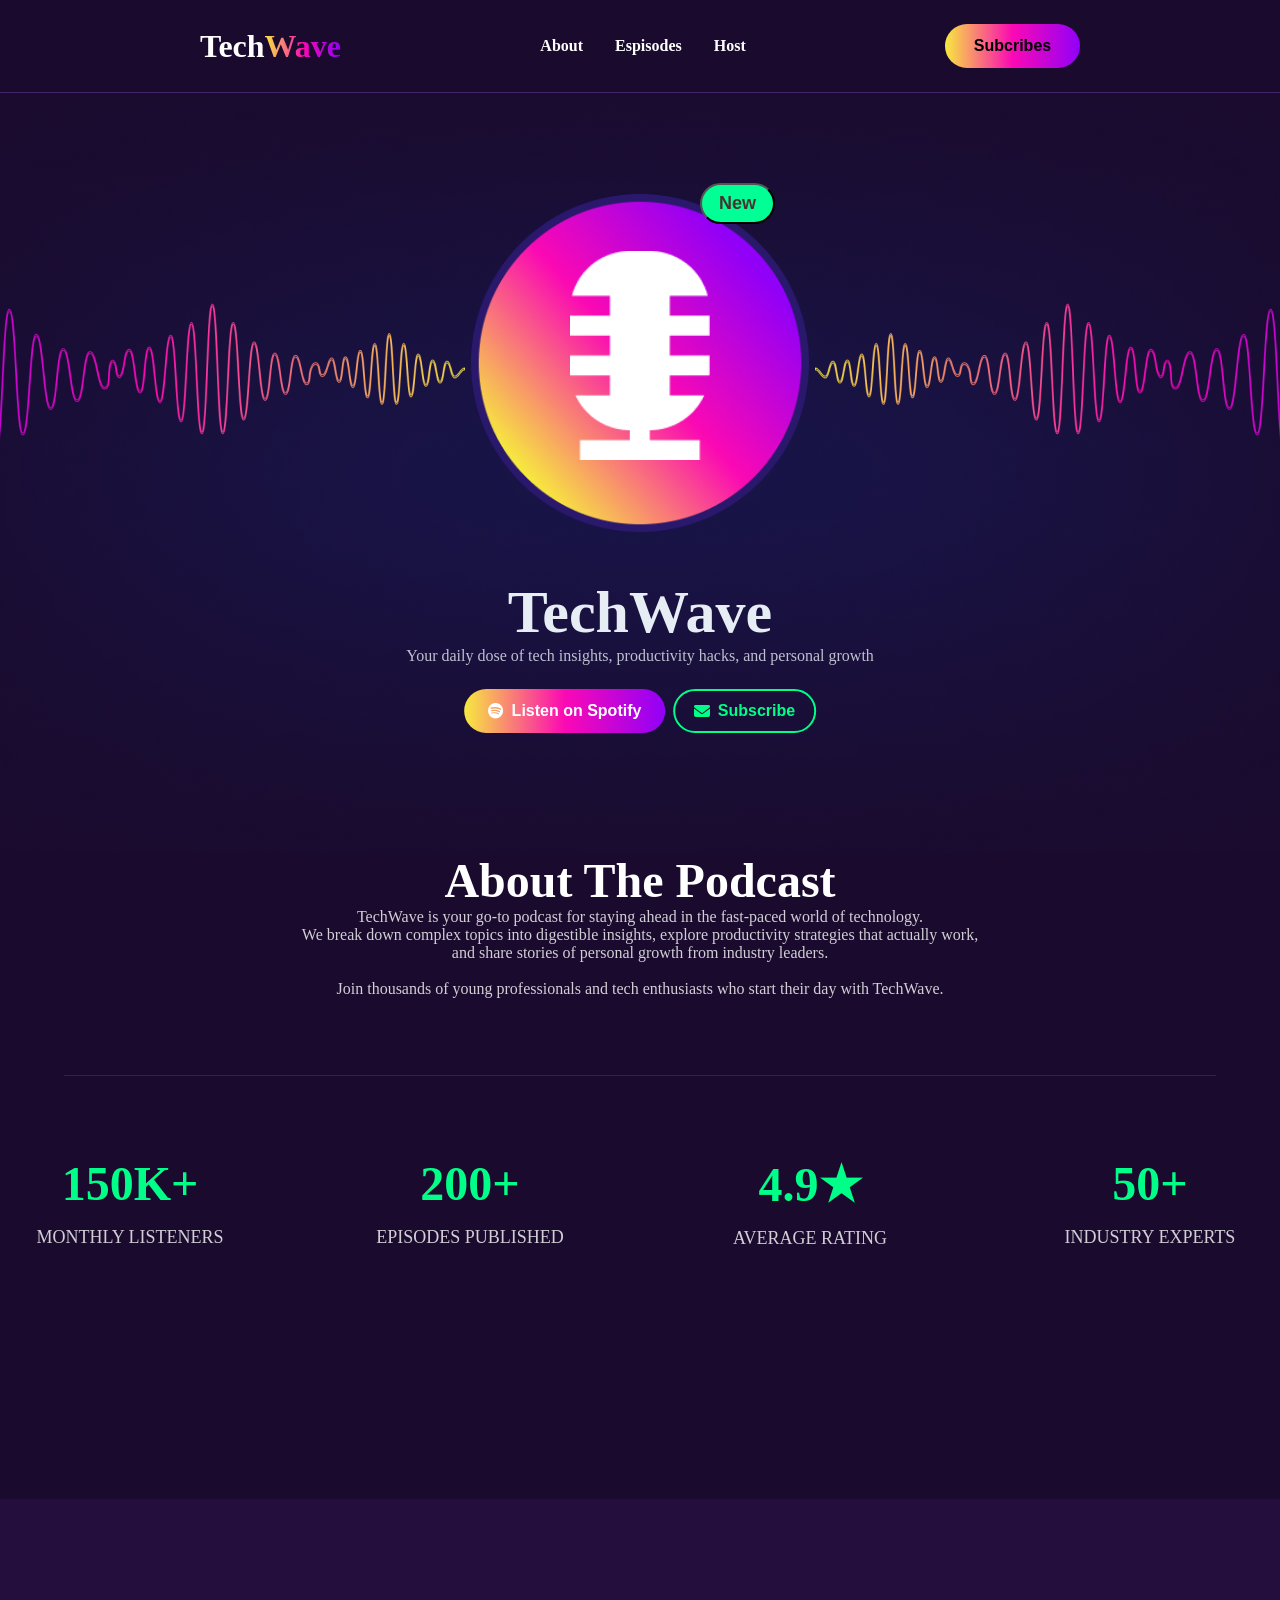
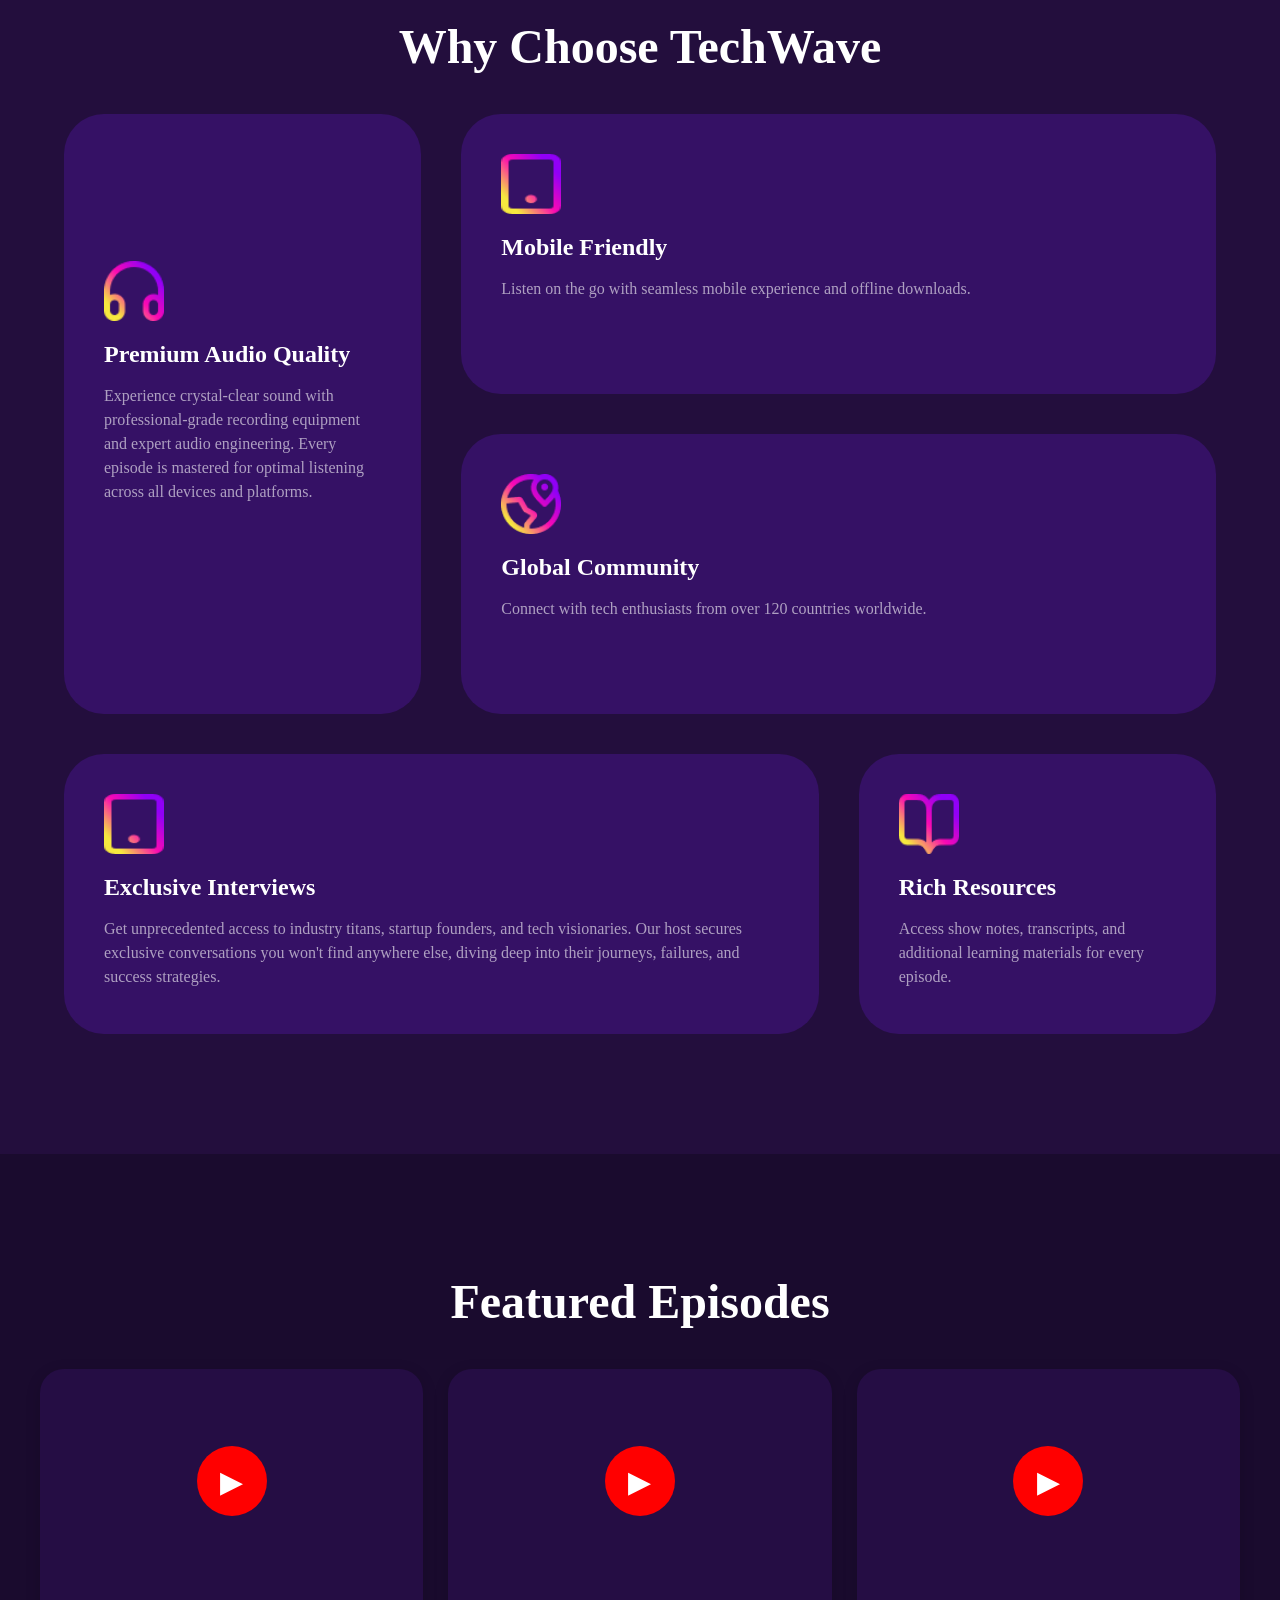
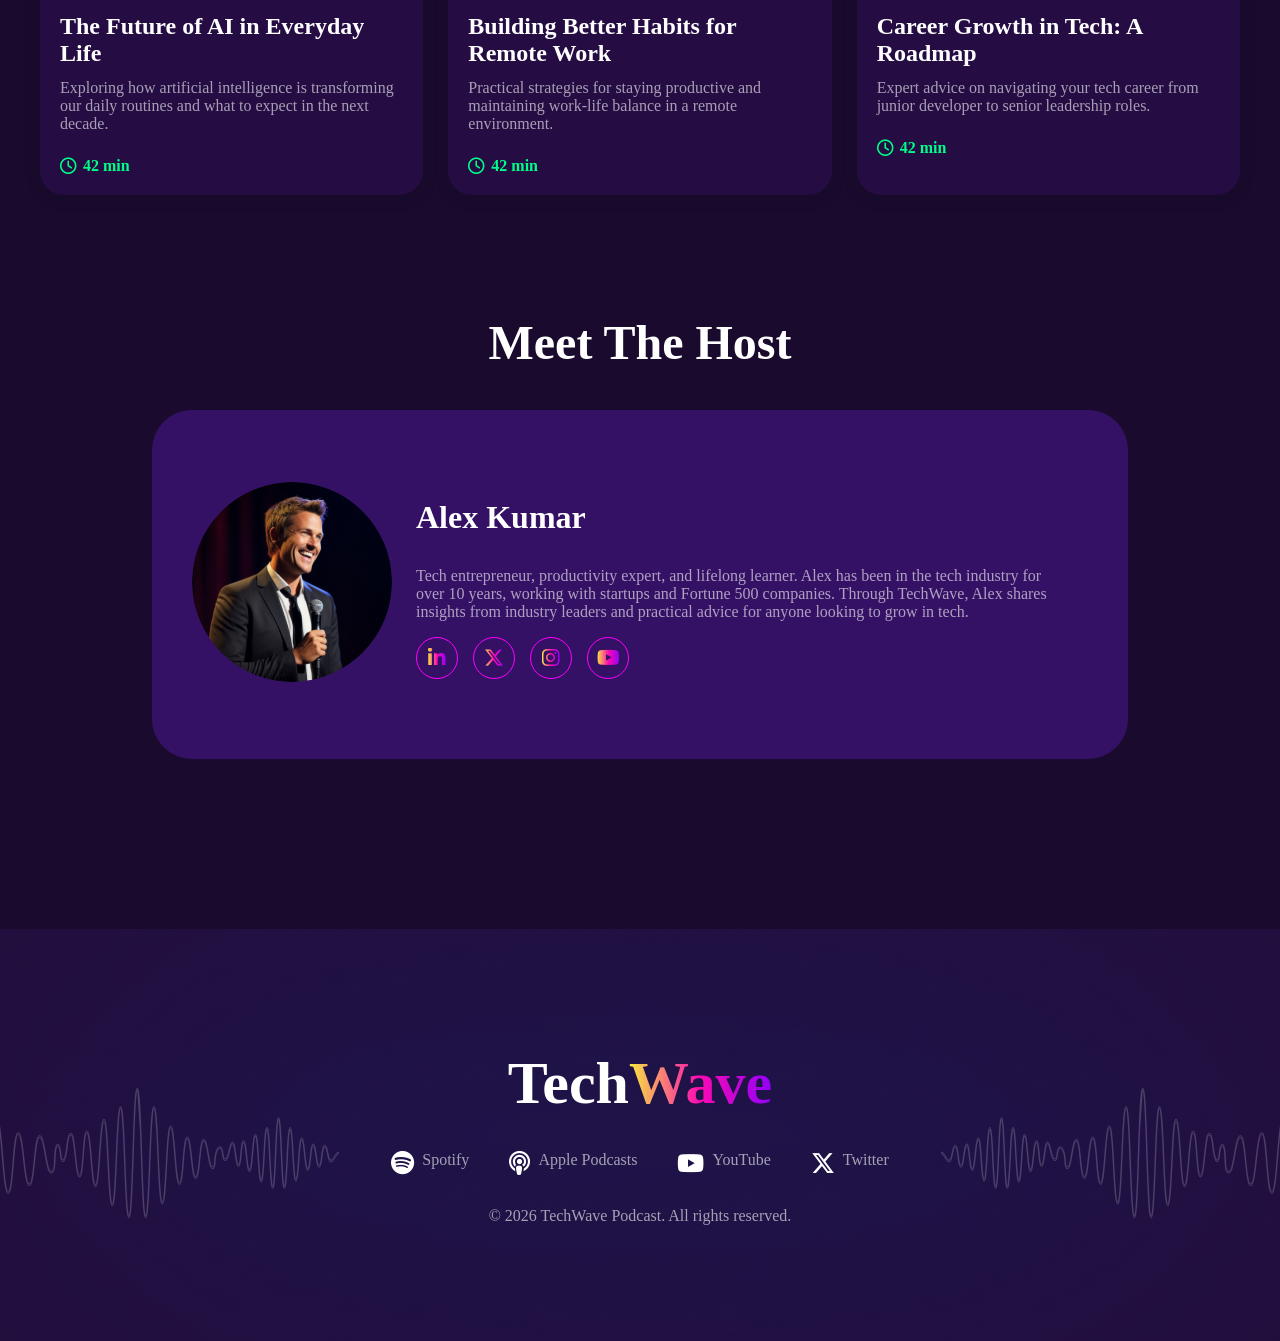
<file: index.html>
<!DOCTYPE html>
<html lang="en">
<head>
    <meta charset="UTF-8">
    <meta name="viewport" content="width=device-width, initial-scale=1.0">
    <title>Document</title>
    <link rel="stylesheet" href="./css/style.css">
    <link rel="stylesheet"
href="https://cdnjs.cloudflare.com/ajax/libs/font-awesome/6.7.2/css/all.min.css">
</head>
<body>
    <header>
        <!-- navbar section -->
        <nav class="navber">
            <div class="logo">
                Tech<span>Wave</span>
            </div>
            
            <input type="checkbox" id="nav-toggle">
            <label for="nav-toggle" class="hamburger">
                <i class="fa-solid fa-bars"></i>
            </label>
            
            <ul class="menu">
                <li>About</li>
                <li>Espisodes</li>
                <li>Host</li>
            </ul>
                <button class="btn">Subcribes</button>
        </nav>
        <!-- hero-banner section -->
        <section class="hero-banner">
            <img src="./images/hero-bg.png" class="hero-bg">
            <img src="./images/hero-circle.png" class="hero-front">
            <img src="./images/microphone.png" class="hero-top">
            <button class="hero-btn">New</button>
            <div class="hero-footer">
                <h1>TechWave</h1>
                <p>Your daily dose of tech insights, productivity hacks, and personal growth</p>
                <div class="btn-grp">
                    <button class="btn-footer-left">
                        <i class="fa-brands fa-spotify"></i>
                        Listen on Spotify
                    </button>

                    <button class="btn-footer-right">
                        <i class="fa-solid fa-envelope"></i>
                        Subscribe
                    </button>
                </div>
            </div>
        </section>
    </header>
    <main>
        <!-- About The Podcast section -->
        <section class="about-section">
                <div class="about-content">
                    <h1>About The Podcast</h1>
                    <p>
                        TechWave is your go-to podcast for staying ahead in the fast-paced world of technology.
                    </p>
                    <p>
                        We break down complex topics into digestible insights, explore productivity strategies that actually work,<br>
                        and share stories of personal growth from industry leaders.
                    </p>
                    <p>
                        <br>Join thousands of young professionals and tech enthusiasts who start their day with TechWave.
                    </p>
                </div>

                <div class="line"></div>
                <div class="stats-container">
                    <div class="stat-box">
                        <h2>150K+</h2>
                        <span>MONTHLY LISTENERS</span>
                    </div>
                    <div class="stat-box">
                        <h2>200+</h2>
                        <span>EPISODES PUBLISHED</span>
                    </div>
                    <div class="stat-box">
                        <h2>4.9&#9733</h2>
                        <span>AVERAGE RATING</span>
                    </div>
                    <div class="stat-box">
                        <h2>50+</h2>
                        <span>INDUSTRY EXPERTS</span>
                    </div>
                </div>
        </section>

        <!-- Why Choose TechWave section -->
        <section class="choose-section">
                <div class="choose-content">
                    <h1>Why Choose TechWave</h1>
                </div>

                
                <div class="choose-container">
                    <div class="choose-box big-layout">
                        <img class="image-pad" src="./images/headphone.png" alt="">
                        <h4>Premium Audio Quality</h4>
                        <p>Experience crystal-clear sound with professional-grade recording equipment and expert audio engineering. Every episode is mastered for optimal listening across all devices and platforms.</p>
                    </div>
                    <div class="choose-box row-layout" >
                        <img src="./images/device.png" alt="">
                        <h4>Mobile Friendly</h4>
                        <p>Listen on the go with seamless mobile experience and offline downloads.</p>
                    </div>
                    <div class="choose-box row-layout">
                        <img src="./images/location.png" alt="">
                        <h4>Global Community</h4>
                        <p>Connect with tech enthusiasts from over 120 countries worldwide.</p>
                    </div>
                    <div class="choose-box row-layout">
                        <img src="./images/device.png" alt="">
                        <h4>Exclusive Interviews</h4>
                        <p>Get unprecedented access to industry titans, startup founders, and tech visionaries. Our host secures exclusive conversations you won't find anywhere else, diving deep into their journeys, failures, and success strategies.</p>
                    </div>
                    <div class="choose-box small-layout">
                        <img src="./images/resource.png" alt="">
                        <h4>Rich Resources</h4>
                        <p>Access show notes, transcripts, and additional learning materials for every episode.</p>
                    </div>
                    
                    
                </div>
        </section>

        <!-- Featured Episodes section/meet the host     -->
        <section class="video-section">
            <h1>Featured Episodes</h1>
            <div class="video-cards-contaier">                
                <div class="card">
                    <div class="video-box">
                        <iframe src="https://www.youtube.com/embed/UB1O30fR-EE"></iframe>
                        <div class="play-btn">▶</div>
                    </div>
                    <div class="content">
                        <h3>The Future of AI in Everyday Life</h3>
                        <p>Exploring how artificial intelligence is transforming our daily routines and what to expect in the next decade.</p>
                        <div class="episode-info">
                            <span>
                                <i class="fa-regular fa-clock"></i>
                                42 min
                            </span>
                        </div>
                    </div>
                </div>
                <div class="card">
                    <div class="video-box">
                        <iframe src="https://www.youtube.com/embed/UB1O30fR-EE"></iframe>
                        <div class="play-btn">▶</div>
                    </div>
                    <div class="content">
                        <h3>Building Better Habits for Remote Work</h3>
                        <p>Practical strategies for staying productive and maintaining work-life balance in a remote environment.</p>
                        <div class="episode-info">
                            <span>
                                <i class="fa-regular fa-clock"></i>
                                42 min
                            </span>
                        </div>
                    </div>
                </div>
                <div class="card">
                    <div class="video-box">
                        <iframe src="https://www.youtube.com/embed/UB1O30fR-EE"></iframe>
                        <div class="play-btn">▶</div>
                    </div>
                    <div class="content">
                        <h3>Career Growth in Tech: A Roadmap</h3>
                        <p>Expert advice on navigating your tech career from junior developer to senior leadership roles.</p>
                        <div class="episode-info">
                            <span>
                                <i class="fa-regular fa-clock"></i>
                                42 min
                            </span>
                        </div>
                    </div>
                </div>
                
            </div>    
        
        
        <!-- Meet The Host section -->
        
            <h2 class="host-title">Meet The Host</h2>
                <div class="host-card">
                        <div class="host-image">
                            <img src="./images/host.png" alt="Host">
                        </div>
                    <div class="host-meet-content">
                        <h3>Alex Kumar</h3>
                        <p>
                            Tech entrepreneur, productivity expert, and lifelong learner.
                            Alex has been in the tech industry for over 10 years, working
                            with startups and Fortune 500 companies. Through TechWave,
                            Alex shares insights from industry leaders and practical advice
                            for anyone looking to grow in tech.
                        </p>

                        <div class="social-icons">
                            <a href="#">
                                <i class="fa-brands fa-linkedin-in"></i>
                            </a>
                            <a href="#">
                                <i class="fa-brands fa-x-twitter"></i>
                            </a>
                            <a href="#">
                                <i class="fa-brands fa-instagram"></i>
                            </a>
                            <a href="#">
                                <i class="fa-brands fa-youtube"></i>
                            </a>
                        </div>
                    </div>

                </div>
        </section>        
    </main>
    <!-- footer section -->
    <footer class="footer">
        <h1 class="footer-logo">
            Tech<span>Wave</span>
        </h1>
        <div class="footer-links">
            <a href="#">
                <i class="fa-brands fa-spotify"></i>
                <span>Spotify</span>
            </a>
            <a href="#">
                <i class="fa-solid fa-podcast"></i>
                <span>Apple Podcasts</span>
            </a>
            <a href="#">
                <i class="fa-brands fa-youtube"></i>
                <span>YouTube</span>
            </a>
            <a href="#">
                <i class="fa-brands fa-x-twitter"></i>
                <span>Twitter</span>
            </a>
        </div>
        <p class="copyright">
            © 2026 TechWave Podcast. All rights reserved.
        </p>
    </footer>
    
</body>
</html>
</file>
<file: css/style.css>
*{
    padding: 0;
    margin: 0;
    /* box-sizing: border-box; */
}

body{
    overflow-x:hidden;
}
.navber{
    max-width:1600px;
    width:100%;
    height: 92px;
    background-color: #1A0B2E;
    border-bottom: 1px solid #412567;
    margin: 0 auto;
    display: flex;
    justify-content: space-between;
    align-items: center;
}
.logo{
    padding-top: 30px;
    padding-bottom: 30px;
    padding-left: 200px;
    font-size: 32px;
    font-weight: 600;
    color: white;
}
.logo span{
    font-size: 32px;
    font-weight: 600;
    background: linear-gradient(90deg, #F7E93F, #FB09B4, #9100F8);
    background-clip: text;
    -webkit-background-clip: text;
    
    color: transparent;
    -webkit-text-fill-color: transparent;
    
}
#nav-toggle{
    display:none;
}

.hamburger{
    display:none;
    font-size:28px;
    color:white;
    cursor:pointer;
}



nav .menu{
    display: flex;
    list-style:none;
    gap: 32px;
}
nav .menu li{
    font-size: 16px;
    font-weight: 700;
    color: #FFFFFF;
    text-decoration: none;
}
.btn{
    height: 44px;
    width: 135px;
    background: linear-gradient(
        90deg,
        #F7E93F,
        #FB09B4,
        #9100F8
    );
    
    margin-top: 24px;
    margin-bottom: 24px;
    margin-right: 200px;
    font-size: 16px;
    font-weight: 600;
    border-radius: 40px;
    border: none;

}
.hero-banner{
    position: relative;
    max-width:1600px;
    width:100%;
    height: 760px;
    margin: 0 auto;
    overflow: hidden;
}

.hero-bg{
    width: 100%;
    height: 100%;
    object-fit: cover;
    display: block;
    z-index: 1;
}

.hero-front{
    position: absolute;
    top: 101px;
    left:50%;
    transform:translateX(-50%);
    width:338px;
}


.hero-top{
    /* position: absolute;
    top: 140px;
    left:50%;
    transform:translateX(-50%);
    width:200px; */
    position:absolute;
    top:158px;
    left:50%;
    transform:translateX(-50%);
    width:140px;
}


.hero-btn{
    width: 75px;
    position: absolute;
    top:90px;
    left:50%;
    transform:translateX(60px);
    
    background: #00ff95;
    color: rgb(71, 49, 49);
    padding: 8px 16px;
    border-radius: 30px;
    font-size: 18px;
    font-weight: 600;
    z-index: 10;
}
.hero-footer{
    bottom: 120px;
    position: absolute;
    
    left: 50%;
    transform: translateX(-50%);
    color: rgb(231, 237, 245);
    z-index: 3;
    text-align: center;
    
}
.hero-footer h1{
    margin-top: -20px;
    font-size: 60px;
    font-weight: 800;
    
}
.hero-footer p{
    font-size: 16px; 
    opacity: 80%;
}
.btn-grp{
    display: flex;
    justify-content: center;
    gap: 8px;
    margin-top: 24px;   
}
.btn-footer-left{
    display: flex;
    align-items: center;
    justify-content: center;
    gap: 8px;

    width: 201px;
    height: 44px;
    border: none;
    border-radius: 40px;

    background: linear-gradient(
        90deg,
        #F7E93F,
        #FB09B4,
        #9100F8
    );

    color: white;
    font-size: 16px;
    font-weight: 600;
}
.btn-footer-right{
    display:flex;
    align-items:center;
    justify-content:center;
    gap:8px;

    width:143px;
    height:44px;
    border:2px solid #00FF88;
    border-radius:40px;
    color:#00FF88;
    font-size:16px;
    font-weight:600;
    background:transparent;
}

/* main section styling */
.about-section{
    max-width:1600px;
    width:100%;
    height: 646px;
    background: #1A0B2E;
    margin: 0 auto;
    
      
}
.about-content{
    text-align: center;
    height: 222px;
    margin: 0 auto;
}
.about-content h1{
    font-size: 48px;
    font-weight: 700;
    color: #FFFFFF;
}
.about-content p{
    
    font-size: 16px;
    font-weight: 400;
    color: #FFFFFF;
    opacity: 80%;
}
.line{
    max-width:1200px;
    width:90%;
    height: 1px;
    opacity: 10%;
    background: #FFFFFF;
    margin: 0px auto;
}
.stats-container{
    display: grid;
    grid-template-columns: repeat(4, 1fr);
    justify-content: center;
    gap: 80px;
    text-align: center;
    margin-top: 80px;
}
.stat-box h2{
    font-size: 48px;
    font-weight: 900;
    color: #00FF88;
    margin-bottom: 16px;
}
.stat-box span{
    font-size: 18px;
    font-weight: 400;
    color: #FFFFFF;
    opacity: 80%;
}
.choose-section{
    max-width:1600px;
    width:100%;
    background: #230E3D;
    margin: 0 auto;
    text-align: center;
    padding-top: 120px;
         
}
.choose-content h1{
    padding-bottom: 40px;
    text-align: center;
    font-size: 48px;
    font-weight: 600;
    color:#FFFFFF ;
    
}
.choose-container{
    padding-bottom: 120px;
    display: grid;
    grid-template-columns: repeat(6, 1fr);
    grid-template-rows: repeat(6, 120px);
    justify-content: center;
    gap: 40px;
    max-width:1200px;
    width:90%;
    margin: 0 auto;
    
}
.choose-box{
    background: #351165;
    border-radius: 40px;
    text-align: left;
    overflow:hidden;
    padding:40px;
    
}
.big-layout{
    grid-column: span 2;
    grid-row: span 4;
}
.row-layout{
    grid-column: span 4;
    grid-row: span 2;
}
.small-layout{
    grid-column: span 2;
    grid-row: span 2;
}
.image-pad{
    padding-top: 107px;
    
}
.choose-box img{
    width: 60px;
    height: 60px;
    margin-bottom: 16px;
}
.choose-box h4{
    color: #FFFFFF;
    font-size: 24px;
    font-weight: 700;
    margin-bottom: 16px;
    text-align: left;
}
.choose-box p{
    color: #FFFFFF;
    font-size: 16px;
    line-height: 24px;
    opacity: 60%;
}
/* featchered episodes styling */

.Featured-content h1{
    padding-bottom: 40px;
    text-align: center;
    font-size: 48px;
    font-weight: 600;
    color:#FFFFFF ;
    
}
.Featured-container{
    padding-bottom: 120px;
    display: flex;
    justify-content: center;
    gap: 40px;
    max-width: 1200px;
    width: 100%;

    height: 538px;
    margin: 0 auto;
    
}
.Featured-box{
    background: #351165;
    border-radius: 40px;
    text-align: left;
    padding-left: 40px;
    padding-right: 40px;   
}
/* host container styling */
.host-content{
    
    /* background-color: #9100F8; */
    width: 1200px;
    height: 58px;
    margin: 0 auto;
}
.host-content h1{
    text-align: center;
    font-size: 48px;
    font-weight: 600;
    color:#FFFFFF ;
    
}
.host-body{
    display: flex;
    gap: 40px;
    border-radius: 40px;
    height: 280px;
    width: 1200px;
    margin: 0 auto;
    margin-bottom: 40px;
    /* background-color: #09d486; */
    justify-content: center;    
}
.host-box{
    padding-top: 120px;
    text-align: center;
}
.feature-card{
    width: 384px;
    background: #351165;
    border-radius: 24px;
    overflow: hidden;
}

.feature-video{
    width: 100%;
    height: 240px;
    border: none;
}

.feature-content{
    padding: 24px;
}

.feature-content h3{
    color: white;
    font-size: 24px;
    margin-bottom: 16px;
}

.feature-content p{
    color: rgba(255,255,255,0.7);
    line-height: 28px;
    margin-bottom: 20px;
}

.feature-content span{
    color: #00FF88;
    font-weight: 700;
}
/* vedio styling cards */
.video-section{
    max-width:1600px;
    width:100%;
    min-height: 1276px;
    background-color:#1A0B2E;
    margin:0 auto;
    padding-bottom:50px;  
}
.video-section h1{
    font-size: 48px;
    font-weight: 700;
    color: #FFFFFF;
    text-align: center;
    padding-top: 120px;
    
}

.video-cards-contaier{
    max-width:1200px;
    width:100%;
    margin:0 auto; 
    display:grid;
    grid-template-columns:repeat(3,1fr);
    gap:25px;
    padding-top:40px;
}

.card{
    /* width: 100%; */
    background-color: #250D44;
    border-radius:24px;
    overflow:hidden;
    box-shadow:0 4px 15px rgba(0,0,0,.15);
    max-width: 400px;
    width: 100%;
    margin: 0 auto;
}

.video-box{
    position:relative;
}

.video-box iframe{
    width:100%;
    height:220px;
    border:none;
}

.play-btn{
    position:absolute;
    top:50%;
    left:50%;
    transform:translate(-50%,-50%);
    width:70px;
    height:70px;
    border-radius:50%;
    background:red;
    color:#fff;
    font-size:30px;
    display:flex;
    justify-content:center;
    align-items:center;
    pointer-events:none;
}

.content{
    padding:20px;
    
}
/* corrected */
.content h3{
    color: #FFFFFF;
    font-size: 24px;
    font-weight: 700;
    margin-bottom:12px;
}
/* corrected */
.content p{
    color:#FFFFFF;
    font-size: 16px;
    font-weight: 400;
    opacity: 60%;
    margin-bottom:24px;

}

.episode-info{
    margin-top:12px;
}

.episode-info span{
    display:flex;
    align-items:center;
    gap:6px;
    color:#00FF88;
    font-size:16px;
    font-weight:600;
}

.episode-info i{
    font-size:16.67px;
}


/* meet the host */
.host-section{
    background-color:#1A0B2E;
    margin:0 auto;
}

.host-title{
    text-align:center;
    color:#FFFFFF;
    font-size:48px;
    font-weight:700;
    margin-bottom:40px;
    padding-top: 120px;
}

.host-card{
    /* corrected */
    max-width:1200px;
    width:70%;
    
    background-color:#351165;
    margin:0 auto;
    display:flex;
    align-items:center;
    gap:30px;
    gap:24px;
    border-radius:40px;
    padding:40px;
    margin-bottom: 120px;
}

.host-image{
    flex-shrink:0;
}

.host-image img{ 
    /* corrected */
    width:200px;
    height:200px;
    object-fit:cover;
    border-radius:50%;
    
}

.host-meet-content{
    padding-bottom: 40px;
    flex:1;   
}

.host-meet-content h3{
    margin-bottom:15px;
    color:#fff;
    font-size:32px;
    font-weight: 700;
    padding-top: 48.5px;
    
}

.host-meet-content p{
    margin-top:10px;
    padding-right: 40px;
    color:#FFFFFF;
    opacity: 60%;
    font-size:16px;
    padding-top: 16px;
    
    
}

.social-icons{
    padding-top: 16px;
    display:flex;
    gap:15px;
}

.social-icons a{
    width:40px;
    height:40px;
    border:1px solid #ff00ff;
    border-radius:50%;
    display:flex;
    justify-content:center;
    align-items:center;
    text-decoration:none;
    color:#fff;
    transition:0.3s;
}

.social-icons a:hover{
    transform:translateY(-5px);
}

.social-icons a i{
    font-size:20px;
    background: linear-gradient(90deg, #F7E93F, #FB09B4, #9100F8);
    background-clip: text;
    -webkit-background-clip: text;

    color: transparent;
    -webkit-text-fill-color: transparent;
}
.footer{
    background-image: url("../images/footer-bg.png");
    background-repeat: no-repeat;
    background-position: center;
    background-size: cover;
    max-width:1600px;
    width:100%;
    height:412px;
    margin:0 auto;
    text-align:center; 
}

.footer-logo{
    font-size:60px;
    font-weight:800;
    color:#fff;
    padding-top: 120px;
    width: 1200px;
    height: 70px;
    margin: 0 auto;  
}

.footer-logo span{
    background:linear-gradient(
        90deg,
        #F7E93F,
        #FB09B4,
        #9100F8
    );
    -webkit-background-clip:text;
    background-clip:text;
    -webkit-text-fill-color:transparent;
}

.footer-links{
    display:flex;
    justify-content:center;
    align-items: center;
    gap: 10px 40px;
    padding-top: 32px;    
}

.footer-links a{
    display:flex;
    align-items:center;
    text-decoration:none;
    gap:8px;   
}

.footer-links a i{
    font-size:24px;
    color:#fff;   
}

.footer-links a span{
    color:#fff;
    opacity: 60%;
    font-size:16px;
    font-weight:500;
    margin-bottom: 5px;   
}
.copyright{
    padding-top: 32px;
    color:#FFFFFF;
    opacity: 60%;
    font-size:16px;
    font-weight:500;
}



@media screen and (max-width:576px){
    .navber{
        height: 60px;
        padding: 0 16px;
        align-items: center;
    }

    .logo{
        padding: 20px 16px;
        font-size: 32px;
    }
    .hamburger{
        display:block;
        z-index:1000;
    }

    .menu{
        position:absolute;
        top:70px;
        left:0;
        width:100%;

        display:flex;
        flex-direction:column;
        align-items:center;
        gap:25px;

        background:#1A0B2E;

        padding:30px 0;

        transform:translateY(-150%);
        transition:0.4s ease;
    }

    .menu li{
        list-style:none;
    }

    .menu li a{
        color:white;
        text-decoration:none;
        font-size:18px;
        font-weight:600;
    }

    #nav-toggle:checked ~ .menu{
        transform:translateY(0);
    }

    nav .menu{
        display:none;
    }
    .btn{
        display:none;
    }
    .hero-footer h1{
        font-size: 40px;
        font-weight: 700;
        padding: 0px 24px;
    }
    .about-content{
        text-align: center;
        padding: 40px 20px;
        margin-bottom: 40px;
    }
    .line{
        width:440px;
        width: 90%;
        height: 1px;
        opacity: 10%;
        background: #FFFFFF;
        margin: 0px auto;
    }
    .stats-container{
        display: grid;
        grid-template-columns: repeat(2, 1fr);
        text-align: center;
        gap: 40px;
        margin-top: 40px;
        
    }
    .stat-box h2{
        font-size: 40px;
        font-weight: 900;
        color: #00FF88;
        margin-bottom: 16px;
    }
    .stat-box span{
        font-size: 16px;
        font-weight: 400;
        color: #FFFFFF;
        opacity: 80%;
    }
    .choose-section{
        padding-top: 40px;
        
    }
    .choose-content h1{
        padding-bottom: 16px;
        text-align: center;
        font-size: 32px;
        font-weight: 600;
        color:#FFFFFF ; 
    }
    .choose-container{
        grid-template-columns: 1fr;
        grid-template-rows: auto;
        justify-content: center;
        height: auto;
    }
    .choose-box{
        background: #351165;
        max-width: 400px;
        grid-column: auto;
        grid-row: auto;
        width: 100%;
        border-radius: 24px;
        gap: 16px;
    }
    .choose-box img{
        width: 60px;
        height: 60px;
        margin-bottom: 16px;
    }
    .choose-box h4{
        color: #FFFFFF;
        font-size: 22px;
        font-weight: 700;
        margin-bottom: 16px;
        text-align: left;
    }
    .choose-box p{
        color: #FFFFFF;
        font-size: 16px;
        line-height: 24px;
        opacity: 60%;
    }
/* featured video section responsive */
    
    .video-section h1{
        font-size: 32px;
        font-weight: 700;
        color: #FFFFFF;
        text-align: center; 
        padding-top: 40px;  
    }

    .video-cards-contaier{
        grid-template-columns: 1fr;
        justify-content: center;
        width: 100%;
       
        
    }
    .card{
         max-width: 400px;
    }
   
    .video-box iframe{
        width:100%;
        height:225px;
        border:none;
    }

    /* meet the host responsive */
    .host-title{
        color:#FFFFFF;
        font-size:32px;
        font-weight:700;
        padding-top: 60px;
    }
    .host-card{
        /* corrected */
        /* flex-direction:column; */
        display:flex;
        flex-direction:column;
        align-items:center;
        text-align:center;
        max-width:400px;
        width: 100%;
        
        padding: 24px;
        gap:24px;
        border-radius:40px;
        margin-bottom: 120px;
    }
    
    .host-image img{ 
        /* corrected */
        width:150px;
        height:150px;
        object-fit:cover;
        border-radius:50%;
    }
    /* -------------- */
    .host-meet-content{
        padding: 0 10px 24px;
        text-align: center;
        flex:1;
        
    }

    .host-meet-content h3{
        font-size: 24px;
        padding-top: 0;
    }

    .host-meet-content p{
        padding-right: 0;
        font-size: 14px;
        line-height: 24px;
    }

    .social-icons{
        justify-content: center;
    }

    
    .footer{
        height: auto;
        padding: 40px 16px;
    }

    .footer-logo{
        width: 100%;
        height: auto;
        padding-top: 40px;
    }

    .footer-links{
        display: grid;
        grid-template-columns: repeat(2, 1fr);
        gap: 20px 10px;
        padding-top: 24px;
        margin: 24px auto 0;
    }

    .footer-links a{
        width: 100%;
        justify-content: center;
    }
    .footer-links a i{
        font-size: 22px;
    }

    .footer-links a span{
        font-size: 16px;
        font-weight: 500;
    }

    .copyright{
        font-size: 16px;
        padding-top: 24px;
        font-weight: 400;
    } 

}
</file>
